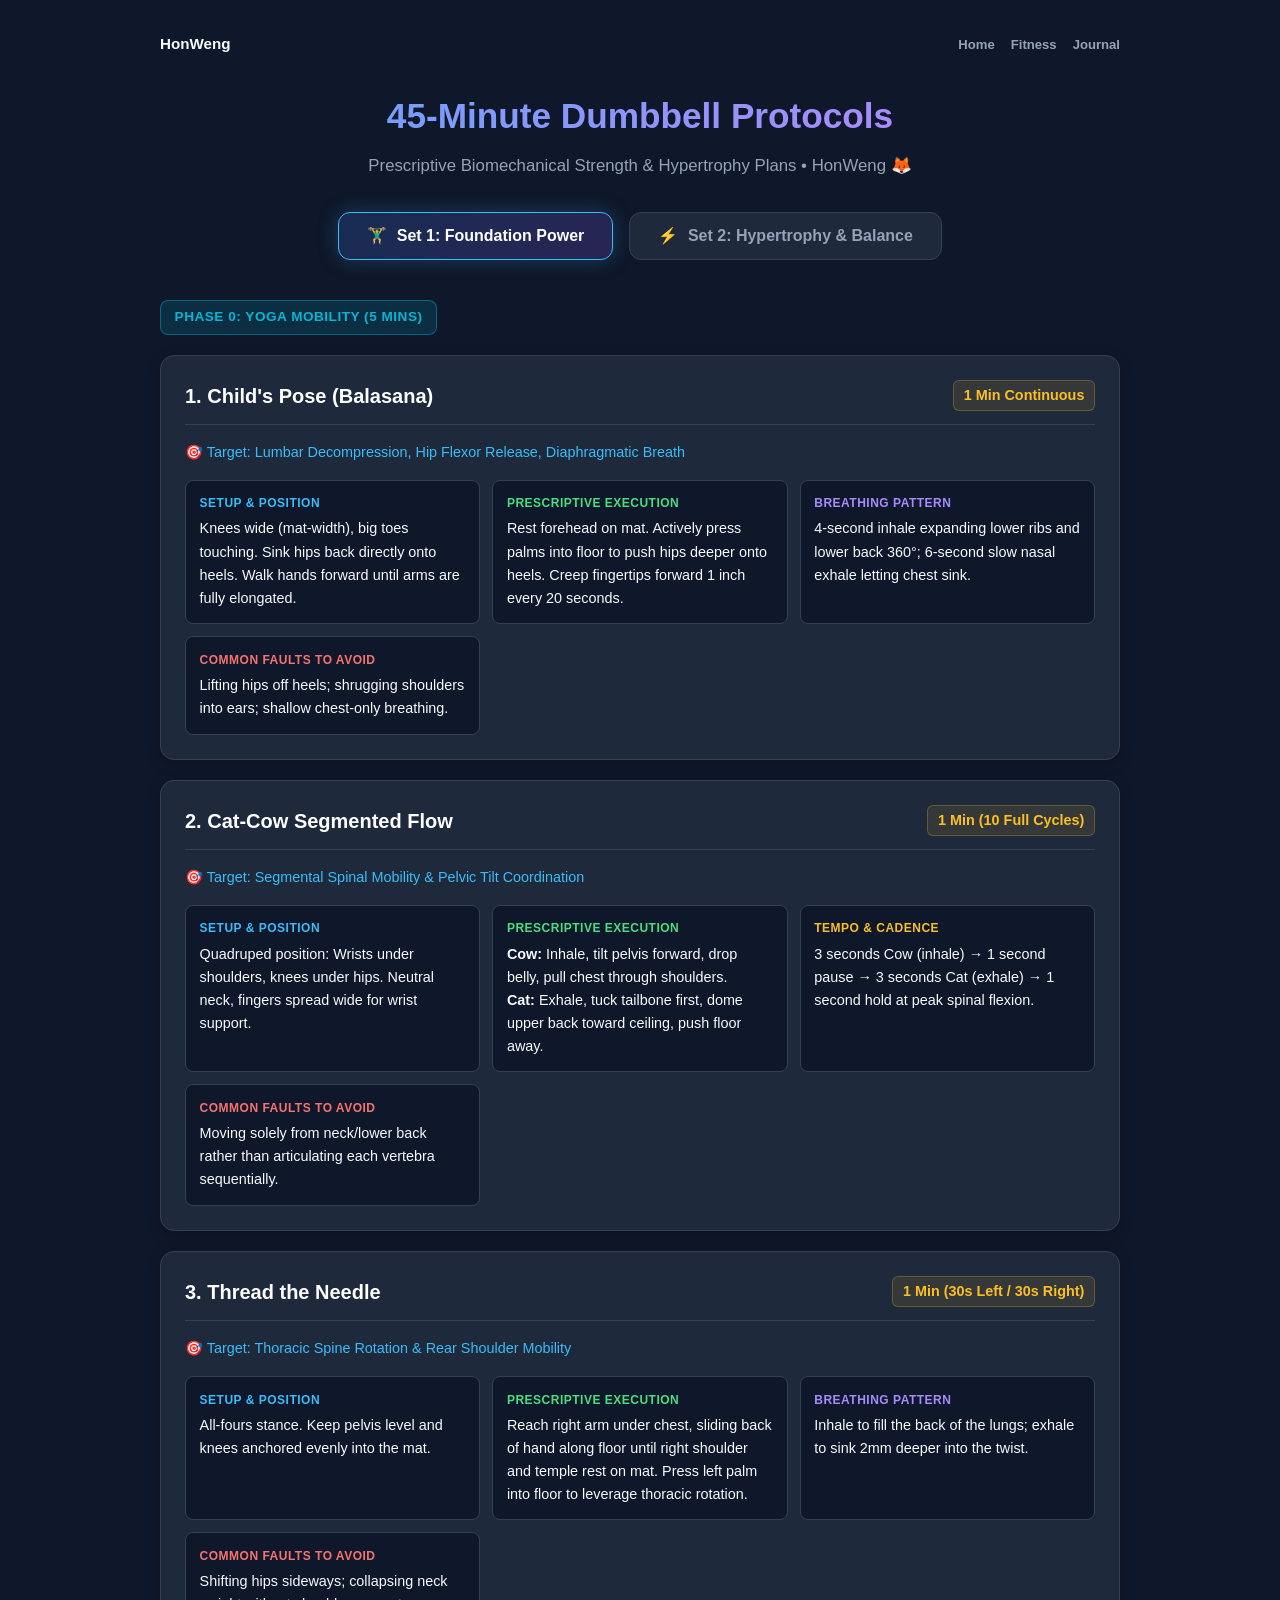
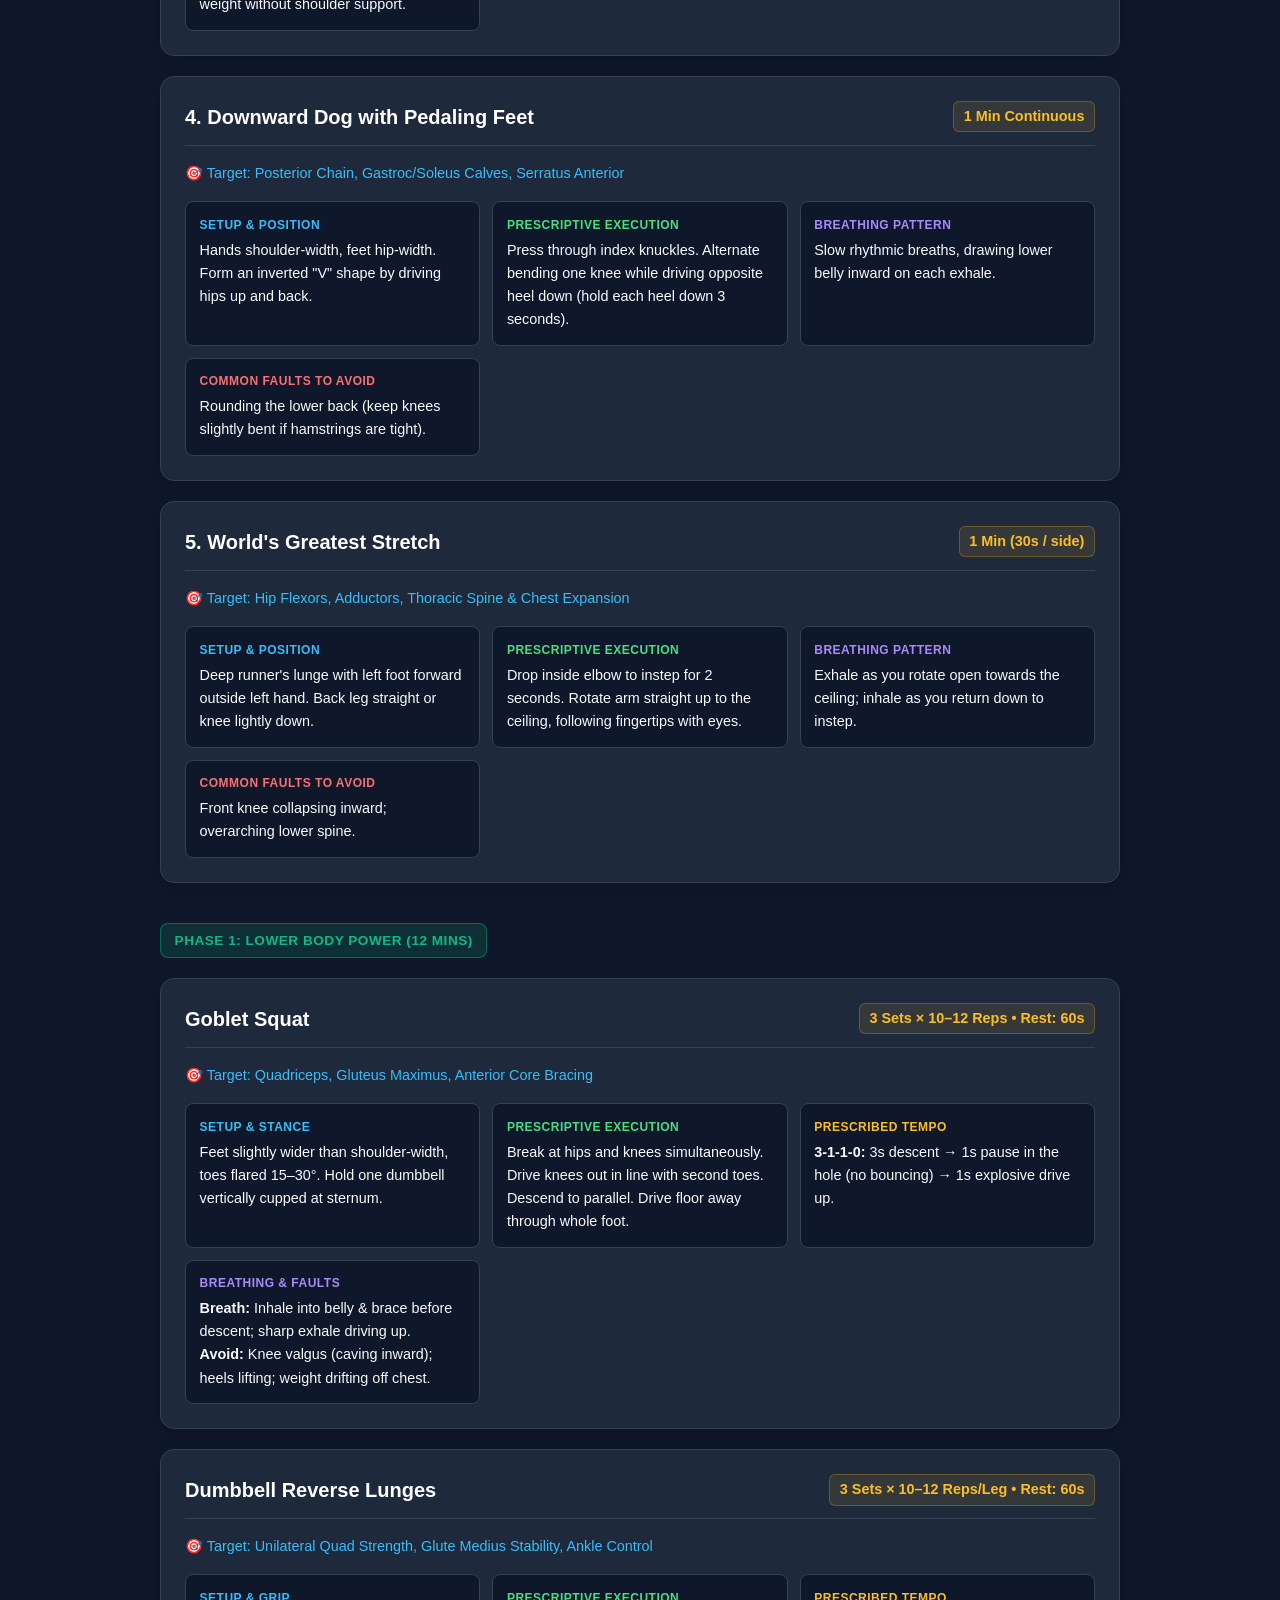
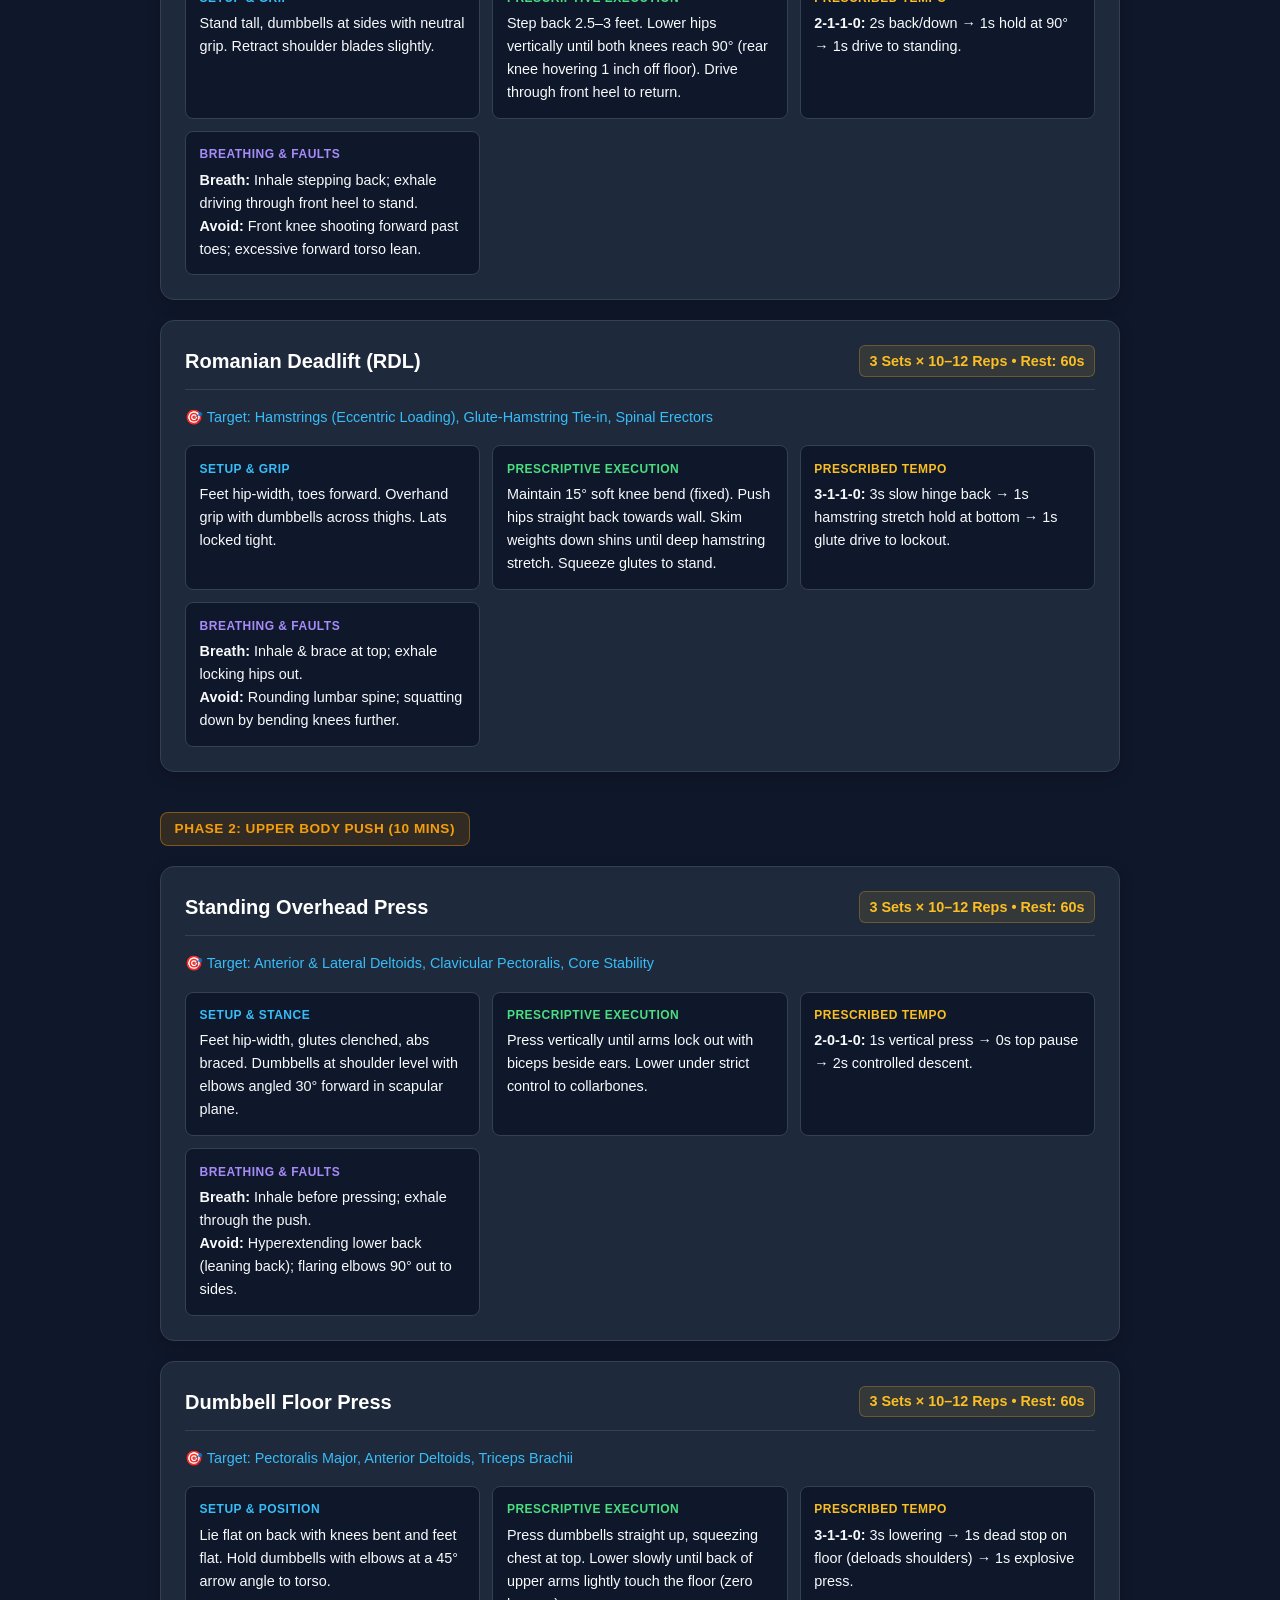
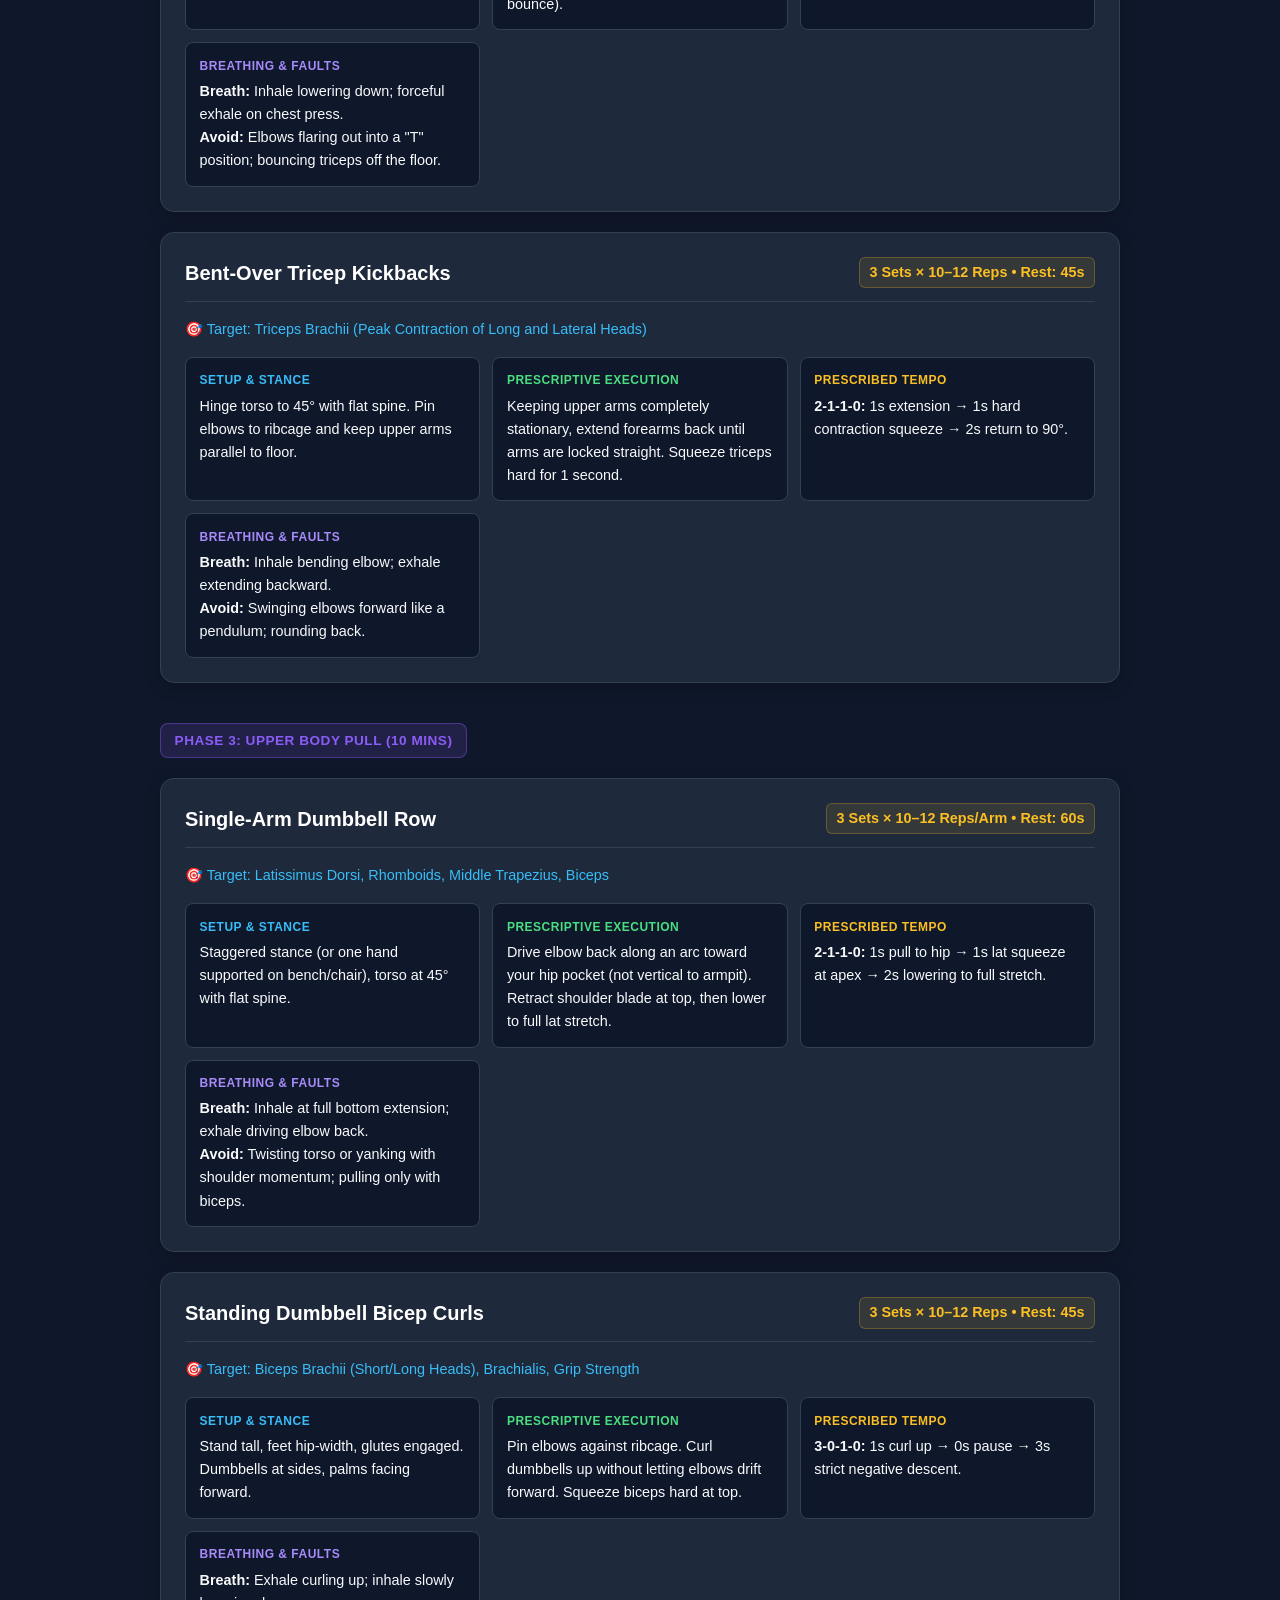
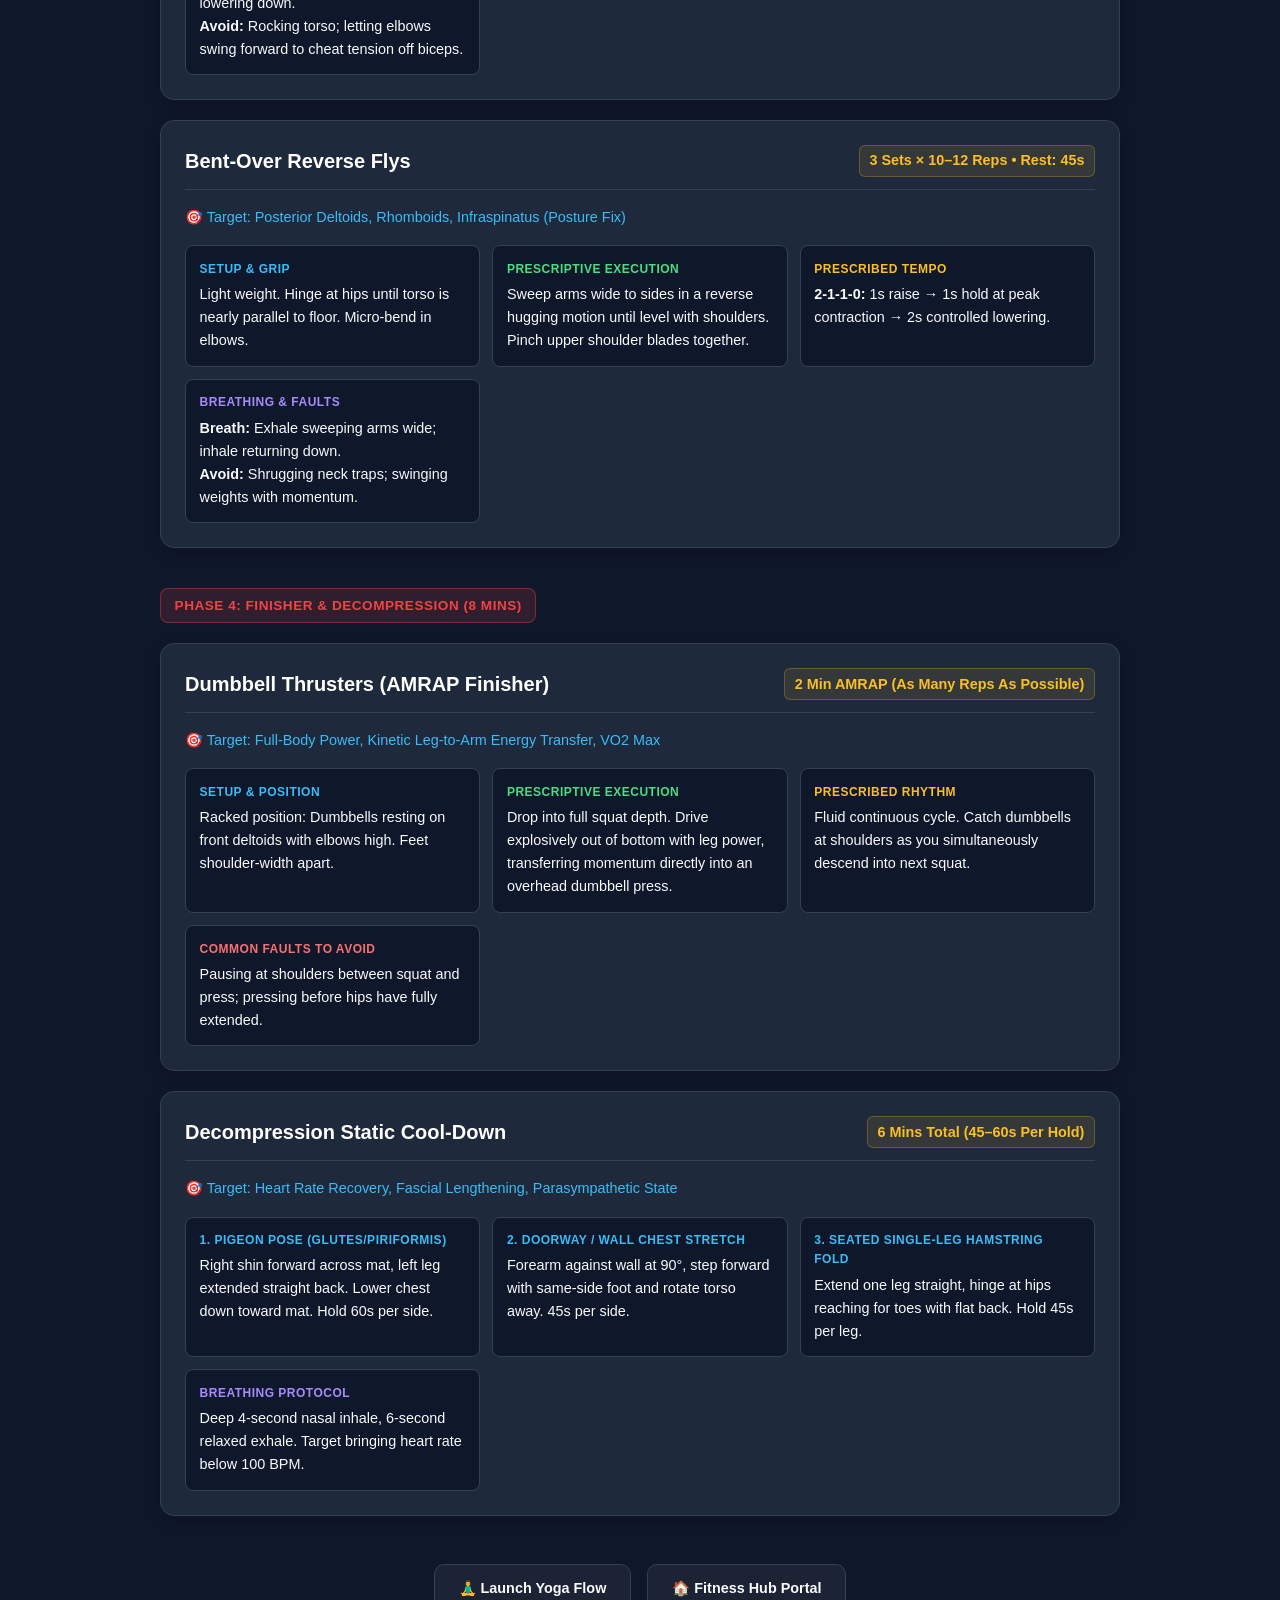
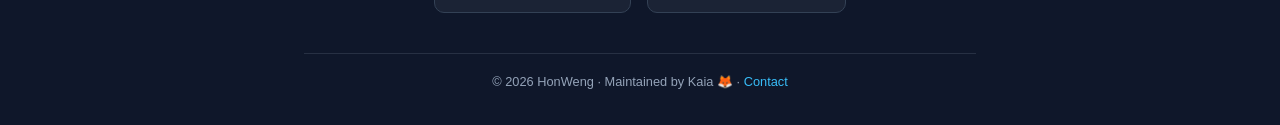
<file: workout/index.html>
<!DOCTYPE html>
<html lang="en">
<head>
    <meta charset="UTF-8">
    <meta name="viewport" content="width=device-width, initial-scale=1.0">
    <title>45-Min Dumbbell Workout Protocols • Fitness Hub</title>
    <link rel="stylesheet" href="../brand.css">
    <style>
        :root {
            --primary: #3b82f6;
            --bg: #0f172a;
            --card-bg: #1e293b;
            --subcard-bg: #0f172a;
            --text-main: #f8fafc;
            --text-muted: #94a3b8;
            --border: #334155;
            --accent-warmup: #06b6d4;
            --accent-lower: #10b981;
            --accent-push: #f59e0b;
            --accent-pull: #8b5cf6;
            --accent-finish: #ef4444;
            --cue-setup: #38bdf8;
            --cue-tempo: #fbbf24;
            --cue-breath: #a78bfa;
            --cue-fault: #f87171;
        }

        * { box-sizing: border-box; }

        body {
            font-family: -apple-system, BlinkMacSystemFont, 'Segoe UI', Roboto, Helvetica, Arial, sans-serif;
            background: var(--bg);
            color: var(--text-main);
            margin: 0;
            padding: 2rem 1rem;
            line-height: 1.6;
        }

        .container {
            max-width: 960px;
            margin: 0 auto;
        }

        header {
            text-align: center;
            margin-bottom: 2rem;
        }

        header h1 {
            font-size: 2.2rem;
            margin: 0 0 0.5rem 0;
            background: linear-gradient(135deg, #60a5fa, #c084fc);
            -webkit-background-clip: text;
            -webkit-text-fill-color: transparent;
        }

        header p {
            color: var(--text-muted);
            margin: 0;
            font-size: 1.05rem;
        }

        /* Toggle Navigation */
        .set-switcher {
            display: flex;
            justify-content: center;
            gap: 1rem;
            margin: 2rem 0;
            flex-wrap: wrap;
        }

        .switch-btn {
            background: var(--card-bg);
            border: 1px solid var(--border);
            color: var(--text-muted);
            padding: 0.85rem 1.75rem;
            border-radius: 12px;
            font-size: 1rem;
            font-weight: 700;
            cursor: pointer;
            transition: all 0.25s ease;
            display: flex;
            align-items: center;
            gap: 0.6rem;
        }

        .switch-btn:hover {
            border-color: var(--primary);
            color: #ffffff;
            transform: translateY(-2px);
        }

        .switch-btn.active {
            background: linear-gradient(135deg, rgba(59, 130, 246, 0.2), rgba(139, 92, 246, 0.2));
            border-color: #38bdf8;
            color: #ffffff;
            box-shadow: 0 0 20px rgba(56, 189, 248, 0.25);
        }

        .section-header {
            display: flex;
            align-items: center;
            gap: 1rem;
            margin: 2.5rem 0 1.25rem 0;
        }

        .phase-badge {
            display: inline-block;
            padding: 0.35rem 0.85rem;
            border-radius: 8px;
            font-size: 0.85rem;
            font-weight: 700;
            text-transform: uppercase;
            letter-spacing: 0.5px;
        }

        .phase-0 { background: rgba(6, 182, 212, 0.15); color: var(--accent-warmup); border: 1px solid rgba(6, 182, 212, 0.4); }
        .phase-1 { background: rgba(16, 185, 129, 0.15); color: var(--accent-lower); border: 1px solid rgba(16, 185, 129, 0.4); }
        .phase-2 { background: rgba(245, 158, 11, 0.15); color: var(--accent-push); border: 1px solid rgba(245, 158, 11, 0.4); }
        .phase-3 { background: rgba(139, 92, 246, 0.15); color: var(--accent-pull); border: 1px solid rgba(139, 92, 246, 0.4); }
        .phase-4 { background: rgba(239, 68, 68, 0.15); color: var(--accent-finish); border: 1px solid rgba(239, 68, 68, 0.4); }

        .exercise-card {
            background: var(--card-bg);
            border-radius: 14px;
            border: 1px solid var(--border);
            padding: 1.5rem;
            margin-bottom: 1.25rem;
            box-shadow: 0 4px 15px rgba(0,0,0,0.2);
        }

        .card-top {
            display: flex;
            justify-content: space-between;
            align-items: flex-start;
            flex-wrap: wrap;
            gap: 0.5rem;
            border-bottom: 1px solid var(--border);
            padding-bottom: 0.75rem;
            margin-bottom: 1rem;
        }

        .exercise-title {
            font-size: 1.25rem;
            font-weight: 700;
            color: #ffffff;
            margin: 0;
        }

        .prescription {
            font-weight: 700;
            color: var(--cue-tempo);
            background: rgba(251, 191, 36, 0.1);
            padding: 0.2rem 0.6rem;
            border-radius: 6px;
            border: 1px solid rgba(251, 191, 36, 0.25);
            font-size: 0.9rem;
        }

        .target-bar {
            color: #38bdf8;
            font-size: 0.9rem;
            margin-bottom: 1rem;
            font-weight: 500;
        }

        .grid-cues {
            display: grid;
            grid-template-columns: repeat(auto-fit, minmax(280px, 1fr));
            gap: 0.75rem;
        }

        .cue-box {
            background: var(--subcard-bg);
            border: 1px solid var(--border);
            border-radius: 8px;
            padding: 0.85rem;
            font-size: 0.9rem;
        }

        .cue-label {
            font-weight: 700;
            font-size: 0.75rem;
            text-transform: uppercase;
            letter-spacing: 0.5px;
            margin-bottom: 0.25rem;
            display: block;
        }

        .label-setup { color: var(--cue-setup); }
        .label-execution { color: #4ade80; }
        .label-tempo { color: var(--cue-tempo); }
        .label-breath { color: var(--cue-breath); }
        .label-faults { color: var(--cue-fault); }

        .nav-links {
            display: flex;
            justify-content: center;
            gap: 1rem;
            margin-top: 3rem;
        }

        .nav-btn {
            display: inline-flex;
            align-items: center;
            gap: 0.5rem;
            padding: 0.75rem 1.5rem;
            background: rgba(255, 255, 255, 0.05);
            color: var(--text-main);
            text-decoration: none;
            border-radius: 10px;
            font-weight: 600;
            font-size: 0.9rem;
            border: 1px solid var(--border);
            transition: all 0.2s ease;
        }

        .nav-btn:hover {
            background: rgba(255, 255, 255, 0.1);
            border-color: rgba(255, 255, 255, 0.25);
            transform: translateY(-2px);
        }

        footer {
            max-width: 42rem;
            margin: 2.5rem auto 0;
            padding: 1rem 0.75rem 0;
            border-top: 1px solid var(--border);
            text-align: center;
            color: var(--text-muted);
            font-size: 0.85rem;
            line-height: 1.8;
        }
        footer a { color: #38bdf8; text-decoration: none; }

        /* View Switching Logic */
        .workout-view { display: none; }
        .workout-view.active { display: block; animation: fadeIn 0.3s ease-in-out; }

        @keyframes fadeIn {
            from { opacity: 0; transform: translateY(6px); }
            to { opacity: 1; transform: translateY(0); }
        }
    </style>
</head>
<body>
    <div class="container">
        <nav class="brand-nav" aria-label="Primary navigation">
            <a class="brand-mark" href="https://www.honweng.com">HonWeng</a>
            <div class="brand-links"><a href="https://www.honweng.com">Home</a><a href="../">Fitness</a><a href="https://journal.honweng.com">Journal</a></div>
        </nav>
        <header>
            <h1>45-Minute Dumbbell Protocols</h1>
            <p>Prescriptive Biomechanical Strength & Hypertrophy Plans • HonWeng 🦊</p>
        </header>

        <!-- Workout Switcher Tabs -->
        <div class="set-switcher">
            <button class="switch-btn active" id="btn-set1" onclick="switchWorkout('set1')">
                <span>🏋️‍♂️</span> Set 1: Foundation Power
            </button>
            <button class="switch-btn" id="btn-set2" onclick="switchWorkout('set2')">
                <span>⚡</span> Set 2: Hypertrophy & Balance
            </button>
        </div>

        <!-- ================= WORKOUT SET 1 ================= -->
        <div id="view-set1" class="workout-view active">
            <!-- Phase 0: Warm-up -->
            <div class="section-header">
                <span class="phase-badge phase-0">Phase 0: Yoga Mobility (5 Mins)</span>
            </div>

            <div class="exercise-card">
                <div class="card-top">
                    <h3 class="exercise-title">1. Child's Pose (Balasana)</h3>
                    <span class="prescription">1 Min Continuous</span>
                </div>
                <div class="target-bar">🎯 Target: Lumbar Decompression, Hip Flexor Release, Diaphragmatic Breath</div>
                <div class="grid-cues">
                    <div class="cue-box">
                        <span class="cue-label label-setup">Setup & Position</span>
                        Knees wide (mat-width), big toes touching. Sink hips back directly onto heels. Walk hands forward until arms are fully elongated.
                    </div>
                    <div class="cue-box">
                        <span class="cue-label label-execution">Prescriptive Execution</span>
                        Rest forehead on mat. Actively press palms into floor to push hips deeper onto heels. Creep fingertips forward 1 inch every 20 seconds.
                    </div>
                    <div class="cue-box">
                        <span class="cue-label label-breath">Breathing Pattern</span>
                        4-second inhale expanding lower ribs and lower back 360°; 6-second slow nasal exhale letting chest sink.
                    </div>
                    <div class="cue-box">
                        <span class="cue-label label-faults">Common Faults to Avoid</span>
                        Lifting hips off heels; shrugging shoulders into ears; shallow chest-only breathing.
                    </div>
                </div>
            </div>

            <div class="exercise-card">
                <div class="card-top">
                    <h3 class="exercise-title">2. Cat-Cow Segmented Flow</h3>
                    <span class="prescription">1 Min (10 Full Cycles)</span>
                </div>
                <div class="target-bar">🎯 Target: Segmental Spinal Mobility & Pelvic Tilt Coordination</div>
                <div class="grid-cues">
                    <div class="cue-box">
                        <span class="cue-label label-setup">Setup & Position</span>
                        Quadruped position: Wrists under shoulders, knees under hips. Neutral neck, fingers spread wide for wrist support.
                    </div>
                    <div class="cue-box">
                        <span class="cue-label label-execution">Prescriptive Execution</span>
                        <strong>Cow:</strong> Inhale, tilt pelvis forward, drop belly, pull chest through shoulders.<br>
                        <strong>Cat:</strong> Exhale, tuck tailbone first, dome upper back toward ceiling, push floor away.
                    </div>
                    <div class="cue-box">
                        <span class="cue-label label-tempo">Tempo & Cadence</span>
                        3 seconds Cow (inhale) → 1 second pause → 3 seconds Cat (exhale) → 1 second hold at peak spinal flexion.
                    </div>
                    <div class="cue-box">
                        <span class="cue-label label-faults">Common Faults to Avoid</span>
                        Moving solely from neck/lower back rather than articulating each vertebra sequentially.
                    </div>
                </div>
            </div>

            <div class="exercise-card">
                <div class="card-top">
                    <h3 class="exercise-title">3. Thread the Needle</h3>
                    <span class="prescription">1 Min (30s Left / 30s Right)</span>
                </div>
                <div class="target-bar">🎯 Target: Thoracic Spine Rotation & Rear Shoulder Mobility</div>
                <div class="grid-cues">
                    <div class="cue-box">
                        <span class="cue-label label-setup">Setup & Position</span>
                        All-fours stance. Keep pelvis level and knees anchored evenly into the mat.
                    </div>
                    <div class="cue-box">
                        <span class="cue-label label-execution">Prescriptive Execution</span>
                        Reach right arm under chest, sliding back of hand along floor until right shoulder and temple rest on mat. Press left palm into floor to leverage thoracic rotation.
                    </div>
                    <div class="cue-box">
                        <span class="cue-label label-breath">Breathing Pattern</span>
                        Inhale to fill the back of the lungs; exhale to sink 2mm deeper into the twist.
                    </div>
                    <div class="cue-box">
                        <span class="cue-label label-faults">Common Faults to Avoid</span>
                        Shifting hips sideways; collapsing neck weight without shoulder support.
                    </div>
                </div>
            </div>

            <div class="exercise-card">
                <div class="card-top">
                    <h3 class="exercise-title">4. Downward Dog with Pedaling Feet</h3>
                    <span class="prescription">1 Min Continuous</span>
                </div>
                <div class="target-bar">🎯 Target: Posterior Chain, Gastroc/Soleus Calves, Serratus Anterior</div>
                <div class="grid-cues">
                    <div class="cue-box">
                        <span class="cue-label label-setup">Setup & Position</span>
                        Hands shoulder-width, feet hip-width. Form an inverted "V" shape by driving hips up and back.
                    </div>
                    <div class="cue-box">
                        <span class="cue-label label-execution">Prescriptive Execution</span>
                        Press through index knuckles. Alternate bending one knee while driving opposite heel down (hold each heel down 3 seconds).
                    </div>
                    <div class="cue-box">
                        <span class="cue-label label-breath">Breathing Pattern</span>
                        Slow rhythmic breaths, drawing lower belly inward on each exhale.
                    </div>
                    <div class="cue-box">
                        <span class="cue-label label-faults">Common Faults to Avoid</span>
                        Rounding the lower back (keep knees slightly bent if hamstrings are tight).
                    </div>
                </div>
            </div>

            <div class="exercise-card">
                <div class="card-top">
                    <h3 class="exercise-title">5. World's Greatest Stretch</h3>
                    <span class="prescription">1 Min (30s / side)</span>
                </div>
                <div class="target-bar">🎯 Target: Hip Flexors, Adductors, Thoracic Spine & Chest Expansion</div>
                <div class="grid-cues">
                    <div class="cue-box">
                        <span class="cue-label label-setup">Setup & Position</span>
                        Deep runner's lunge with left foot forward outside left hand. Back leg straight or knee lightly down.
                    </div>
                    <div class="cue-box">
                        <span class="cue-label label-execution">Prescriptive Execution</span>
                        Drop inside elbow to instep for 2 seconds. Rotate arm straight up to the ceiling, following fingertips with eyes.
                    </div>
                    <div class="cue-box">
                        <span class="cue-label label-breath">Breathing Pattern</span>
                        Exhale as you rotate open towards the ceiling; inhale as you return down to instep.
                    </div>
                    <div class="cue-box">
                        <span class="cue-label label-faults">Common Faults to Avoid</span>
                        Front knee collapsing inward; overarching lower spine.
                    </div>
                </div>
            </div>

            <!-- Phase 1: Lower Body -->
            <div class="section-header">
                <span class="phase-badge phase-1">Phase 1: Lower Body Power (12 Mins)</span>
            </div>

            <div class="exercise-card">
                <div class="card-top">
                    <h3 class="exercise-title">Goblet Squat</h3>
                    <span class="prescription">3 Sets × 10–12 Reps • Rest: 60s</span>
                </div>
                <div class="target-bar">🎯 Target: Quadriceps, Gluteus Maximus, Anterior Core Bracing</div>
                <div class="grid-cues">
                    <div class="cue-box">
                        <span class="cue-label label-setup">Setup & Stance</span>
                        Feet slightly wider than shoulder-width, toes flared 15–30°. Hold one dumbbell vertically cupped at sternum.
                    </div>
                    <div class="cue-box">
                        <span class="cue-label label-execution">Prescriptive Execution</span>
                        Break at hips and knees simultaneously. Drive knees out in line with second toes. Descend to parallel. Drive floor away through whole foot.
                    </div>
                    <div class="cue-box">
                        <span class="cue-label label-tempo">Prescribed Tempo</span>
                        <strong>3-1-1-0:</strong> 3s descent → 1s pause in the hole (no bouncing) → 1s explosive drive up.
                    </div>
                    <div class="cue-box">
                        <span class="cue-label label-breath">Breathing & Faults</span>
                        <strong>Breath:</strong> Inhale into belly & brace before descent; sharp exhale driving up.<br>
                        <strong>Avoid:</strong> Knee valgus (caving inward); heels lifting; weight drifting off chest.
                    </div>
                </div>
            </div>

            <div class="exercise-card">
                <div class="card-top">
                    <h3 class="exercise-title">Dumbbell Reverse Lunges</h3>
                    <span class="prescription">3 Sets × 10–12 Reps/Leg • Rest: 60s</span>
                </div>
                <div class="target-bar">🎯 Target: Unilateral Quad Strength, Glute Medius Stability, Ankle Control</div>
                <div class="grid-cues">
                    <div class="cue-box">
                        <span class="cue-label label-setup">Setup & Grip</span>
                        Stand tall, dumbbells at sides with neutral grip. Retract shoulder blades slightly.
                    </div>
                    <div class="cue-box">
                        <span class="cue-label label-execution">Prescriptive Execution</span>
                        Step back 2.5–3 feet. Lower hips vertically until both knees reach 90° (rear knee hovering 1 inch off floor). Drive through front heel to return.
                    </div>
                    <div class="cue-box">
                        <span class="cue-label label-tempo">Prescribed Tempo</span>
                        <strong>2-1-1-0:</strong> 2s back/down → 1s hold at 90° → 1s drive to standing.
                    </div>
                    <div class="cue-box">
                        <span class="cue-label label-breath">Breathing & Faults</span>
                        <strong>Breath:</strong> Inhale stepping back; exhale driving through front heel to stand.<br>
                        <strong>Avoid:</strong> Front knee shooting forward past toes; excessive forward torso lean.
                    </div>
                </div>
            </div>

            <div class="exercise-card">
                <div class="card-top">
                    <h3 class="exercise-title">Romanian Deadlift (RDL)</h3>
                    <span class="prescription">3 Sets × 10–12 Reps • Rest: 60s</span>
                </div>
                <div class="target-bar">🎯 Target: Hamstrings (Eccentric Loading), Glute-Hamstring Tie-in, Spinal Erectors</div>
                <div class="grid-cues">
                    <div class="cue-box">
                        <span class="cue-label label-setup">Setup & Grip</span>
                        Feet hip-width, toes forward. Overhand grip with dumbbells across thighs. Lats locked tight.
                    </div>
                    <div class="cue-box">
                        <span class="cue-label label-execution">Prescriptive Execution</span>
                        Maintain 15° soft knee bend (fixed). Push hips straight back towards wall. Skim weights down shins until deep hamstring stretch. Squeeze glutes to stand.
                    </div>
                    <div class="cue-box">
                        <span class="cue-label label-tempo">Prescribed Tempo</span>
                        <strong>3-1-1-0:</strong> 3s slow hinge back → 1s hamstring stretch hold at bottom → 1s glute drive to lockout.
                    </div>
                    <div class="cue-box">
                        <span class="cue-label label-breath">Breathing & Faults</span>
                        <strong>Breath:</strong> Inhale & brace at top; exhale locking hips out.<br>
                        <strong>Avoid:</strong> Rounding lumbar spine; squatting down by bending knees further.
                    </div>
                </div>
            </div>

            <!-- Phase 2: Upper Push -->
            <div class="section-header">
                <span class="phase-badge phase-2">Phase 2: Upper Body Push (10 Mins)</span>
            </div>

            <div class="exercise-card">
                <div class="card-top">
                    <h3 class="exercise-title">Standing Overhead Press</h3>
                    <span class="prescription">3 Sets × 10–12 Reps • Rest: 60s</span>
                </div>
                <div class="target-bar">🎯 Target: Anterior & Lateral Deltoids, Clavicular Pectoralis, Core Stability</div>
                <div class="grid-cues">
                    <div class="cue-box">
                        <span class="cue-label label-setup">Setup & Stance</span>
                        Feet hip-width, glutes clenched, abs braced. Dumbbells at shoulder level with elbows angled 30° forward in scapular plane.
                    </div>
                    <div class="cue-box">
                        <span class="cue-label label-execution">Prescriptive Execution</span>
                        Press vertically until arms lock out with biceps beside ears. Lower under strict control to collarbones.
                    </div>
                    <div class="cue-box">
                        <span class="cue-label label-tempo">Prescribed Tempo</span>
                        <strong>2-0-1-0:</strong> 1s vertical press → 0s top pause → 2s controlled descent.
                    </div>
                    <div class="cue-box">
                        <span class="cue-label label-breath">Breathing & Faults</span>
                        <strong>Breath:</strong> Inhale before pressing; exhale through the push.<br>
                        <strong>Avoid:</strong> Hyperextending lower back (leaning back); flaring elbows 90° out to sides.
                    </div>
                </div>
            </div>

            <div class="exercise-card">
                <div class="card-top">
                    <h3 class="exercise-title">Dumbbell Floor Press</h3>
                    <span class="prescription">3 Sets × 10–12 Reps • Rest: 60s</span>
                </div>
                <div class="target-bar">🎯 Target: Pectoralis Major, Anterior Deltoids, Triceps Brachii</div>
                <div class="grid-cues">
                    <div class="cue-box">
                        <span class="cue-label label-setup">Setup & Position</span>
                        Lie flat on back with knees bent and feet flat. Hold dumbbells with elbows at a 45° arrow angle to torso.
                    </div>
                    <div class="cue-box">
                        <span class="cue-label label-execution">Prescriptive Execution</span>
                        Press dumbbells straight up, squeezing chest at top. Lower slowly until back of upper arms lightly touch the floor (zero bounce).
                    </div>
                    <div class="cue-box">
                        <span class="cue-label label-tempo">Prescribed Tempo</span>
                        <strong>3-1-1-0:</strong> 3s lowering → 1s dead stop on floor (deloads shoulders) → 1s explosive press.
                    </div>
                    <div class="cue-box">
                        <span class="cue-label label-breath">Breathing & Faults</span>
                        <strong>Breath:</strong> Inhale lowering down; forceful exhale on chest press.<br>
                        <strong>Avoid:</strong> Elbows flaring out into a "T" position; bouncing triceps off the floor.
                    </div>
                </div>
            </div>

            <div class="exercise-card">
                <div class="card-top">
                    <h3 class="exercise-title">Bent-Over Tricep Kickbacks</h3>
                    <span class="prescription">3 Sets × 10–12 Reps • Rest: 45s</span>
                </div>
                <div class="target-bar">🎯 Target: Triceps Brachii (Peak Contraction of Long and Lateral Heads)</div>
                <div class="grid-cues">
                    <div class="cue-box">
                        <span class="cue-label label-setup">Setup & Stance</span>
                        Hinge torso to 45° with flat spine. Pin elbows to ribcage and keep upper arms parallel to floor.
                    </div>
                    <div class="cue-box">
                        <span class="cue-label label-execution">Prescriptive Execution</span>
                        Keeping upper arms completely stationary, extend forearms back until arms are locked straight. Squeeze triceps hard for 1 second.
                    </div>
                    <div class="cue-box">
                        <span class="cue-label label-tempo">Prescribed Tempo</span>
                        <strong>2-1-1-0:</strong> 1s extension → 1s hard contraction squeeze → 2s return to 90°.
                    </div>
                    <div class="cue-box">
                        <span class="cue-label label-breath">Breathing & Faults</span>
                        <strong>Breath:</strong> Inhale bending elbow; exhale extending backward.<br>
                        <strong>Avoid:</strong> Swinging elbows forward like a pendulum; rounding back.
                    </div>
                </div>
            </div>

            <!-- Phase 3: Upper Pull -->
            <div class="section-header">
                <span class="phase-badge phase-3">Phase 3: Upper Body Pull (10 Mins)</span>
            </div>

            <div class="exercise-card">
                <div class="card-top">
                    <h3 class="exercise-title">Single-Arm Dumbbell Row</h3>
                    <span class="prescription">3 Sets × 10–12 Reps/Arm • Rest: 60s</span>
                </div>
                <div class="target-bar">🎯 Target: Latissimus Dorsi, Rhomboids, Middle Trapezius, Biceps</div>
                <div class="grid-cues">
                    <div class="cue-box">
                        <span class="cue-label label-setup">Setup & Stance</span>
                        Staggered stance (or one hand supported on bench/chair), torso at 45° with flat spine.
                    </div>
                    <div class="cue-box">
                        <span class="cue-label label-execution">Prescriptive Execution</span>
                        Drive elbow back along an arc toward your hip pocket (not vertical to armpit). Retract shoulder blade at top, then lower to full lat stretch.
                    </div>
                    <div class="cue-box">
                        <span class="cue-label label-tempo">Prescribed Tempo</span>
                        <strong>2-1-1-0:</strong> 1s pull to hip → 1s lat squeeze at apex → 2s lowering to full stretch.
                    </div>
                    <div class="cue-box">
                        <span class="cue-label label-breath">Breathing & Faults</span>
                        <strong>Breath:</strong> Inhale at full bottom extension; exhale driving elbow back.<br>
                        <strong>Avoid:</strong> Twisting torso or yanking with shoulder momentum; pulling only with biceps.
                    </div>
                </div>
            </div>

            <div class="exercise-card">
                <div class="card-top">
                    <h3 class="exercise-title">Standing Dumbbell Bicep Curls</h3>
                    <span class="prescription">3 Sets × 10–12 Reps • Rest: 45s</span>
                </div>
                <div class="target-bar">🎯 Target: Biceps Brachii (Short/Long Heads), Brachialis, Grip Strength</div>
                <div class="grid-cues">
                    <div class="cue-box">
                        <span class="cue-label label-setup">Setup & Stance</span>
                        Stand tall, feet hip-width, glutes engaged. Dumbbells at sides, palms facing forward.
                    </div>
                    <div class="cue-box">
                        <span class="cue-label label-execution">Prescriptive Execution</span>
                        Pin elbows against ribcage. Curl dumbbells up without letting elbows drift forward. Squeeze biceps hard at top.
                    </div>
                    <div class="cue-box">
                        <span class="cue-label label-tempo">Prescribed Tempo</span>
                        <strong>3-0-1-0:</strong> 1s curl up → 0s pause → 3s strict negative descent.
                    </div>
                    <div class="cue-box">
                        <span class="cue-label label-breath">Breathing & Faults</span>
                        <strong>Breath:</strong> Exhale curling up; inhale slowly lowering down.<br>
                        <strong>Avoid:</strong> Rocking torso; letting elbows swing forward to cheat tension off biceps.
                    </div>
                </div>
            </div>

            <div class="exercise-card">
                <div class="card-top">
                    <h3 class="exercise-title">Bent-Over Reverse Flys</h3>
                    <span class="prescription">3 Sets × 10–12 Reps • Rest: 45s</span>
                </div>
                <div class="target-bar">🎯 Target: Posterior Deltoids, Rhomboids, Infraspinatus (Posture Fix)</div>
                <div class="grid-cues">
                    <div class="cue-box">
                        <span class="cue-label label-setup">Setup & Grip</span>
                        Light weight. Hinge at hips until torso is nearly parallel to floor. Micro-bend in elbows.
                    </div>
                    <div class="cue-box">
                        <span class="cue-label label-execution">Prescriptive Execution</span>
                        Sweep arms wide to sides in a reverse hugging motion until level with shoulders. Pinch upper shoulder blades together.
                    </div>
                    <div class="cue-box">
                        <span class="cue-label label-tempo">Prescribed Tempo</span>
                        <strong>2-1-1-0:</strong> 1s raise → 1s hold at peak contraction → 2s controlled lowering.
                    </div>
                    <div class="cue-box">
                        <span class="cue-label label-breath">Breathing & Faults</span>
                        <strong>Breath:</strong> Exhale sweeping arms wide; inhale returning down.<br>
                        <strong>Avoid:</strong> Shrugging neck traps; swinging weights with momentum.
                    </div>
                </div>
            </div>

            <!-- Phase 4: Finisher -->
            <div class="section-header">
                <span class="phase-badge phase-4">Phase 4: Finisher & Decompression (8 Mins)</span>
            </div>

            <div class="exercise-card">
                <div class="card-top">
                    <h3 class="exercise-title">Dumbbell Thrusters (AMRAP Finisher)</h3>
                    <span class="prescription">2 Min AMRAP (As Many Reps As Possible)</span>
                </div>
                <div class="target-bar">🎯 Target: Full-Body Power, Kinetic Leg-to-Arm Energy Transfer, VO2 Max</div>
                <div class="grid-cues">
                    <div class="cue-box">
                        <span class="cue-label label-setup">Setup & Position</span>
                        Racked position: Dumbbells resting on front deltoids with elbows high. Feet shoulder-width apart.
                    </div>
                    <div class="cue-box">
                        <span class="cue-label label-execution">Prescriptive Execution</span>
                        Drop into full squat depth. Drive explosively out of bottom with leg power, transferring momentum directly into an overhead dumbbell press.
                    </div>
                    <div class="cue-box">
                        <span class="cue-label label-tempo">Prescribed Rhythm</span>
                        Fluid continuous cycle. Catch dumbbells at shoulders as you simultaneously descend into next squat.
                    </div>
                    <div class="cue-box">
                        <span class="cue-label label-faults">Common Faults to Avoid</span>
                        Pausing at shoulders between squat and press; pressing before hips have fully extended.
                    </div>
                </div>
            </div>

            <div class="exercise-card">
                <div class="card-top">
                    <h3 class="exercise-title">Decompression Static Cool-Down</h3>
                    <span class="prescription">6 Mins Total (45–60s Per Hold)</span>
                </div>
                <div class="target-bar">🎯 Target: Heart Rate Recovery, Fascial Lengthening, Parasympathetic State</div>
                <div class="grid-cues">
                    <div class="cue-box">
                        <span class="cue-label label-setup">1. Pigeon Pose (Glutes/Piriformis)</span>
                        Right shin forward across mat, left leg extended straight back. Lower chest down toward mat. Hold 60s per side.
                    </div>
                    <div class="cue-box">
                        <span class="cue-label label-setup">2. Doorway / Wall Chest Stretch</span>
                        Forearm against wall at 90°, step forward with same-side foot and rotate torso away. 45s per side.
                    </div>
                    <div class="cue-box">
                        <span class="cue-label label-setup">3. Seated Single-Leg Hamstring Fold</span>
                        Extend one leg straight, hinge at hips reaching for toes with flat back. Hold 45s per leg.
                    </div>
                    <div class="cue-box">
                        <span class="cue-label label-breath">Breathing Protocol</span>
                        Deep 4-second nasal inhale, 6-second relaxed exhale. Target bringing heart rate below 100 BPM.
                    </div>
                </div>
            </div>
        </div>

        <!-- ================= WORKOUT SET 2 ================= -->
        <div id="view-set2" class="workout-view">
            <!-- Phase 0: Warm-up -->
            <div class="section-header">
                <span class="phase-badge phase-0">Phase 0: Yoga Mobility (5 Mins)</span>
            </div>

            <div class="exercise-card">
                <div class="card-top">
                    <h3 class="exercise-title">Proven Yoga Mobility Flow</h3>
                    <span class="prescription">5 Mins Continuous Flow</span>
                </div>
                <div class="target-bar">🎯 Target: Whole-Body Joint Fluidity, Hip & Thoracic Prep</div>
                <div class="grid-cues">
                    <div class="cue-box">
                        <span class="cue-label label-setup">1. Child's Pose (1 Min)</span>
                        Hips back to heels, deep lower back diaphragmatic breathing.
                    </div>
                    <div class="cue-box">
                        <span class="cue-label label-setup">2. Cat-Cow Segmented Flow (1 Min)</span>
                        Slow vertebral articulation and pelvic tilt awareness.
                    </div>
                    <div class="cue-box">
                        <span class="cue-label label-setup">3. Thread the Needle (1 Min)</span>
                        Thoracic spine twist and posterior shoulder opening (30s/side).
                    </div>
                    <div class="cue-box">
                        <span class="cue-label label-setup">4. Downward Dog + World's Greatest (2 Mins)</span>
                        Calf pedaling into deep runner's lunge rotational twists.
                    </div>
                </div>
            </div>

            <!-- Phase 1: Lower Body -->
            <div class="section-header">
                <span class="phase-badge phase-1">Phase 1: Lower Body Variations (12 Mins)</span>
            </div>

            <div class="exercise-card">
                <div class="card-top">
                    <h3 class="exercise-title">Dumbbell Sumo Squats</h3>
                    <span class="prescription">3 Sets × 10–12 Reps • Rest: 60s</span>
                </div>
                <div class="target-bar">🎯 Target: Adductor Magnus (Inner Thighs), Gluteus Maximus, Pelvic Floor</div>
                <div class="grid-cues">
                    <div class="cue-box">
                        <span class="cue-label label-setup">Setup & Stance</span>
                        Wide stance (1.5x shoulder width), toes flared out 45°. Hold one heavy dumbbell vertically hanging straight down between legs.
                    </div>
                    <div class="cue-box">
                        <span class="cue-label label-execution">Prescriptive Execution</span>
                        Push knees actively outward over toes as you lower hips straight down. Keep torso noticeably more upright than standard squats. Squeeze glutes and adductors hard at the top.
                    </div>
                    <div class="cue-box">
                        <span class="cue-label label-tempo">Prescribed Tempo</span>
                        <strong>3-1-1-0:</strong> 3s controlled descent → 1s pause in deep stretch → 1s explosive ascent.
                    </div>
                    <div class="cue-box">
                        <span class="cue-label label-breath">Breathing & Faults</span>
                        <strong>Breath:</strong> Inhale lowering down; exhale driving through heels.<br>
                        <strong>Avoid:</strong> Knees collapsing inward; leaning forward with the chest.
                    </div>
                </div>
            </div>

            <div class="exercise-card">
                <div class="card-top">
                    <h3 class="exercise-title">Goblet Squats (1.5 Rep Style)</h3>
                    <span class="prescription">3 Sets × 8–10 Reps • Rest: 60s</span>
                </div>
                <div class="target-bar">🎯 Target: Maximum Quadriceps Time-Under-Tension & Knee Stability</div>
                <div class="grid-cues">
                    <div class="cue-box">
                        <span class="cue-label label-setup">Setup & Grip</span>
                        Standard shoulder-width stance. Hold dumbbell tight against sternum with elbows pointing down.
                    </div>
                    <div class="cue-box">
                        <span class="cue-label label-execution">Prescriptive Execution</span>
                        Descend to full squat depth → come up halfway → drop back down to full depth → drive all the way to standing. That equals 1 complete repetition!
                    </div>
                    <div class="cue-box">
                        <span class="cue-label label-tempo">Prescribed Rhythm</span>
                        Continuous tension. Do not lock out or rest at the halfway bounce point.
                    </div>
                    <div class="cue-box">
                        <span class="cue-label label-breath">Breathing & Faults</span>
                        <strong>Breath:</strong> Deep inhale at top; short exhale on final lockout.<br>
                        <strong>Avoid:</strong> Using momentum on the half-rep; rounding upper back.
                    </div>
                </div>
            </div>

            <div class="exercise-card">
                <div class="card-top">
                    <h3 class="exercise-title">Romanian Deadlifts (RDL Anchor)</h3>
                    <span class="prescription">3 Sets × 10–12 Reps • Rest: 60s</span>
                </div>
                <div class="target-bar">🎯 Target: Hamstrings (Eccentric Stretch), Glute-Ham Tie-in, Lower Back</div>
                <div class="grid-cues">
                    <div class="cue-box">
                        <span class="cue-label label-setup">Setup & Grip</span>
                        Feet hip-width, dumbbells skimming front thighs. Shoulders retracted and depressed.
                    </div>
                    <div class="cue-box">
                        <span class="cue-label label-execution">Prescriptive Execution</span>
                        Hinge at hips pushing glutes backward while maintaining a fixed soft knee bend. Feel the intense hamstring stretch at mid-shin level before standing tall.
                    </div>
                    <div class="cue-box">
                        <span class="cue-label label-tempo">Prescribed Tempo</span>
                        <strong>3-1-1-0:</strong> 3s slow lowering → 1s isometric hold at bottom → 1s glute contraction up.
                    </div>
                    <div class="cue-box">
                        <span class="cue-label label-breath">Breathing & Faults</span>
                        <strong>Breath:</strong> Inhale at top; brace through hinge; exhale at standing lockout.<br>
                        <strong>Avoid:</strong> Rounding lumbar spine; letting weights drift away from legs.
                    </div>
                </div>
            </div>

            <!-- Phase 2: Upper Push -->
            <div class="section-header">
                <span class="phase-badge phase-2">Phase 2: 3D Rotational Push (10 Mins)</span>
            </div>

            <div class="exercise-card">
                <div class="card-top">
                    <h3 class="exercise-title">Seated / Standing Arnold Press</h3>
                    <span class="prescription">3 Sets × 10–12 Reps • Rest: 60s</span>
                </div>
                <div class="target-bar">🎯 Target: Complete 3D Deltoid Head Recruitment (Front, Lateral, Rear)</div>
                <div class="grid-cues">
                    <div class="cue-box">
                        <span class="cue-label label-setup">Setup & Stance</span>
                        Hold dumbbells at chin height with palms facing your chest, elbows tucked tight in front of body.
                    </div>
                    <div class="cue-box">
                        <span class="cue-label label-execution">Prescriptive Execution</span>
                        In one fluid motion, spread elbows out to sides while rotating palms forward 180° as you press vertically overhead. Reverse smoothly on the way down.
                    </div>
                    <div class="cue-box">
                        <span class="cue-label label-tempo">Prescribed Tempo</span>
                        <strong>2-1-2-0:</strong> 2s smooth rotation and press → 1s top lockout → 2s controlled return to chin.
                    </div>
                    <div class="cue-box">
                        <span class="cue-label label-breath">Breathing & Faults</span>
                        <strong>Breath:</strong> Exhale pressing and rotating up; inhale returning to chest.<br>
                        <strong>Avoid:</strong> Jerking weights; arching lower back; disconnecting the rotation from the press.
                    </div>
                </div>
            </div>

            <div class="exercise-card">
                <div class="card-top">
                    <h3 class="exercise-title">Neutral-Grip Dumbbell Floor Press</h3>
                    <span class="prescription">3 Sets × 10–12 Reps • Rest: 60s</span>
                </div>
                <div class="target-bar">🎯 Target: Triceps Brachii, Clavicular Pectoralis, Rotator Cuff Relief</div>
                <div class="grid-cues">
                    <div class="cue-box">
                        <span class="cue-label label-setup">Setup & Position</span>
                        Lie flat on mat, knees bent at 90°. Hold dumbbells with palms facing each other (neutral grip).
                    </div>
                    <div class="cue-box">
                        <span class="cue-label label-execution">Prescriptive Execution</span>
                        Tuck elbows at 45° close to ribcage. Lower until triceps gently touch floor, pause for 1s dead stop, then drive through chest and triceps to press straight up.
                    </div>
                    <div class="cue-box">
                        <span class="cue-label label-tempo">Prescribed Tempo</span>
                        <strong>3-1-1-0:</strong> 3s lowering → 1s floor pause → 1s explosive drive.
                    </div>
                    <div class="cue-box">
                        <span class="cue-label label-breath">Breathing & Faults</span>
                        <strong>Breath:</strong> Inhale on descent; sharp exhale pressing up.<br>
                        <strong>Avoid:</strong> Bouncing elbows off hard floor; flaring elbows out wide.
                    </div>
                </div>
            </div>

            <div class="exercise-card">
                <div class="card-top">
                    <h3 class="exercise-title">Overhead Dumbbell French Press</h3>
                    <span class="prescription">3 Sets × 10–12 Reps • Rest: 45s</span>
                </div>
                <div class="target-bar">🎯 Target: Long Head of Triceps (Upper Arm Mass & Overhead Stability)</div>
                <div class="grid-cues">
                    <div class="cue-box">
                        <span class="cue-label label-setup">Setup & Grip</span>
                        Stand tall (or sit). Cup both palms under the top plate of a single heavy dumbbell overhead.
                    </div>
                    <div class="cue-box">
                        <span class="cue-label label-execution">Prescriptive Execution</span>
                        Keeping upper arms locked vertically beside ears, bend elbows to lower weight behind head until deep triceps stretch, then extend forearms back to lockout.
                    </div>
                    <div class="cue-box">
                        <span class="cue-label label-tempo">Prescribed Tempo</span>
                        <strong>3-1-1-0:</strong> 3s slow descent behind head → 1s deep stretch → 1s extension.
                    </div>
                    <div class="cue-box">
                        <span class="cue-label label-breath">Breathing & Faults</span>
                        <strong>Breath:</strong> Inhale lowering behind neck; exhale pressing overhead.<br>
                        <strong>Avoid:</strong> Flaring elbows wide apart; moving upper arms back and forth.
                    </div>
                </div>
            </div>

            <!-- Phase 3: Upper Pull -->
            <div class="section-header">
                <span class="phase-badge phase-3">Phase 3: Upper Back & Grip Pull (10 Mins)</span>
            </div>

            <div class="exercise-card">
                <div class="card-top">
                    <h3 class="exercise-title">Dual Bent-Over Dumbbell Rows (Overhand Grip)</h3>
                    <span class="prescription">3 Sets × 10–12 Reps • Rest: 60s</span>
                </div>
                <div class="target-bar">🎯 Target: Upper Lats, Rhomboids, Middle Trapezius, Core Anti-Flexion</div>
                <div class="grid-cues">
                    <div class="cue-box">
                        <span class="cue-label label-setup">Setup & Stance</span>
                        Hinge forward at 45° with flat back. Hold both dumbbells with overhand (pronated) grip, knuckles facing forward.
                    </div>
                    <div class="cue-box">
                        <span class="cue-label label-execution">Prescriptive Execution</span>
                        Row both dumbbells simultaneously, pulling elbows wide and high toward lower ribcage. Squeeze shoulder blades together forcefully at the apex.
                    </div>
                    <div class="cue-box">
                        <span class="cue-label label-tempo">Prescribed Tempo</span>
                        <strong>2-1-1-0:</strong> 1s pull → 1s hard scapular squeeze → 2s lowering to full stretch.
                    </div>
                    <div class="cue-box">
                        <span class="cue-label label-breath">Breathing & Faults</span>
                        <strong>Breath:</strong> Inhale at bottom; exhale while rowing weights up.<br>
                        <strong>Avoid:</strong> Rounding lumbar spine; standing upright using momentum.
                    </div>
                </div>
            </div>

            <div class="exercise-card">
                <div class="card-top">
                    <h3 class="exercise-title">Dumbbell Neutral-Grip Hammer Curls</h3>
                    <span class="prescription">3 Sets × 10–12 Reps • Rest: 45s</span>
                </div>
                <div class="target-bar">🎯 Target: Brachialis Muscle (Pushes Bicep Peak Higher), Forearm Brachioradialis</div>
                <div class="grid-cues">
                    <div class="cue-box">
                        <span class="cue-label label-setup">Setup & Stance</span>
                        Stand tall, feet hip-width. Hold dumbbells at sides with palms facing inward towards thighs (thumbs pointing up).
                    </div>
                    <div class="cue-box">
                        <span class="cue-label label-execution">Prescriptive Execution</span>
                        Pin elbows to sides. Curl dumbbells straight up while maintaining neutral grip throughout. Squeeze hard at top without letting elbows swing forward.
                    </div>
                    <div class="cue-box">
                        <span class="cue-label label-tempo">Prescribed Tempo</span>
                        <strong>3-0-1-0:</strong> 1s curl up → 0s pause → 3s strict eccentric descent.
                    </div>
                    <div class="cue-box">
                        <span class="cue-label label-breath">Breathing & Faults</span>
                        <strong>Breath:</strong> Exhale curling up; inhale slowly lowering down.<br>
                        <strong>Avoid:</strong> Torso sway; swinging elbows forward.
                    </div>
                </div>
            </div>

            <div class="exercise-card">
                <div class="card-top">
                    <h3 class="exercise-title">Bent-Over Reverse Flys (Posture Anchor)</h3>
                    <span class="prescription">3 Sets × 10–12 Reps • Rest: 45s</span>
                </div>
                <div class="target-bar">🎯 Target: Posterior Deltoids, Rhomboids, Scapular Retractors</div>
                <div class="grid-cues">
                    <div class="cue-box">
                        <span class="cue-label label-setup">Setup & Grip</span>
                        Light dumbbells. Hinge forward at 45–60° with flat back. Micro-bend in elbows.
                    </div>
                    <div class="cue-box">
                        <span class="cue-label label-execution">Prescriptive Execution</span>
                        Sweep arms wide to sides in a reverse hugging motion until level with shoulders. Pinch upper shoulder blades together.
                    </div>
                    <div class="cue-box">
                        <span class="cue-label label-tempo">Prescribed Tempo</span>
                        <strong>2-1-1-0:</strong> 1s raise → 1s hold at peak contraction → 2s controlled lowering.
                    </div>
                    <div class="cue-box">
                        <span class="cue-label label-breath">Breathing & Faults</span>
                        <strong>Breath:</strong> Exhale sweeping arms wide; inhale returning down.<br>
                        <strong>Avoid:</strong> Shrugging neck traps; swinging weights with momentum.
                    </div>
                </div>
            </div>

            <!-- Phase 4: Finisher -->
            <div class="section-header">
                <span class="phase-badge phase-4">Phase 4: Finisher & Decompression (8 Mins)</span>
            </div>

            <div class="exercise-card">
                <div class="card-top">
                    <h3 class="exercise-title">Dumbbell Thrusters (AMRAP Finisher)</h3>
                    <span class="prescription">2 Min AMRAP (As Many Reps As Possible)</span>
                </div>
                <div class="target-bar">🎯 Target: Full-Body Power Transfer, Anaerobic Capacity, Heart Rate Spike</div>
                <div class="grid-cues">
                    <div class="cue-box">
                        <span class="cue-label label-setup">Setup & Position</span>
                        Racked position: Dumbbells on shoulders, elbows high. Feet shoulder-width apart.
                    </div>
                    <div class="cue-box">
                        <span class="cue-label label-execution">Prescriptive Execution</span>
                        Drop into full squat depth. Drive explosively out of bottom, launching dumbbells overhead in one continuous kinetic push.
                    </div>
                    <div class="cue-box">
                        <span class="cue-label label-tempo">Prescribed Rhythm</span>
                        Fluid continuous cycle. Catch dumbbells at shoulders as you simultaneously descend into next squat.
                    </div>
                    <div class="cue-box">
                        <span class="cue-label label-faults">Common Faults to Avoid</span>
                        Pausing at shoulders between squat and press; pressing before hips reach full extension.
                    </div>
                </div>
            </div>

            <div class="exercise-card">
                <div class="card-top">
                    <h3 class="exercise-title">Decompression Static Cool-Down</h3>
                    <span class="prescription">6 Mins Total (45–60s Per Hold)</span>
                </div>
                <div class="target-bar">🎯 Target: Heart Rate Recovery, Fascial Lengthening, Parasympathetic State</div>
                <div class="grid-cues">
                    <div class="cue-box">
                        <span class="cue-label label-setup">1. Pigeon Pose (Glutes/Piriformis)</span>
                        Right shin forward across mat, left leg extended straight back. Lower chest down toward mat. Hold 60s per side.
                    </div>
                    <div class="cue-box">
                        <span class="cue-label label-setup">2. Doorway / Wall Chest Stretch</span>
                        Forearm against wall at 90°, step forward with same-side foot and rotate torso away. 45s per side.
                    </div>
                    <div class="cue-box">
                        <span class="cue-label label-setup">3. Seated Single-Leg Hamstring Fold</span>
                        Extend one leg straight, hinge at hips reaching for toes with flat back. Hold 45s per leg.
                    </div>
                    <div class="cue-box">
                        <span class="cue-label label-breath">Breathing Protocol</span>
                        Deep 4-second nasal inhale, 6-second relaxed exhale. Target bringing heart rate below 100 BPM.
                    </div>
                </div>
            </div>
        </div>

        <!-- Navigation Links -->
        <div class="nav-links">
            <a href="../yoga/" class="nav-btn">🧘‍♂️ Launch Yoga Flow</a>
            <a href="../index.html" class="nav-btn">🏠 Fitness Hub Portal</a>
        </div>

        <footer class="brand-footer">© 2026 HonWeng · Maintained by Kaia 🦊 · <a href="mailto:me@honweng.com">Contact</a></footer>
    </div>

    <!-- JavaScript Interactive Switcher -->
    <script>
        function switchWorkout(set) {
            document.querySelectorAll('.switch-btn').forEach(btn => btn.classList.remove('active'));
            document.querySelectorAll('.workout-view').forEach(view => view.classList.remove('active'));

            if (set === 'set1') {
                document.getElementById('btn-set1').classList.add('active');
                document.getElementById('view-set1').classList.add('active');
            } else {
                document.getElementById('btn-set2').classList.add('active');
                document.getElementById('view-set2').classList.add('active');
            }
            window.scrollTo({ top: 0, behavior: 'smooth' });
        }
    </script>
</body>
</html>
</file>
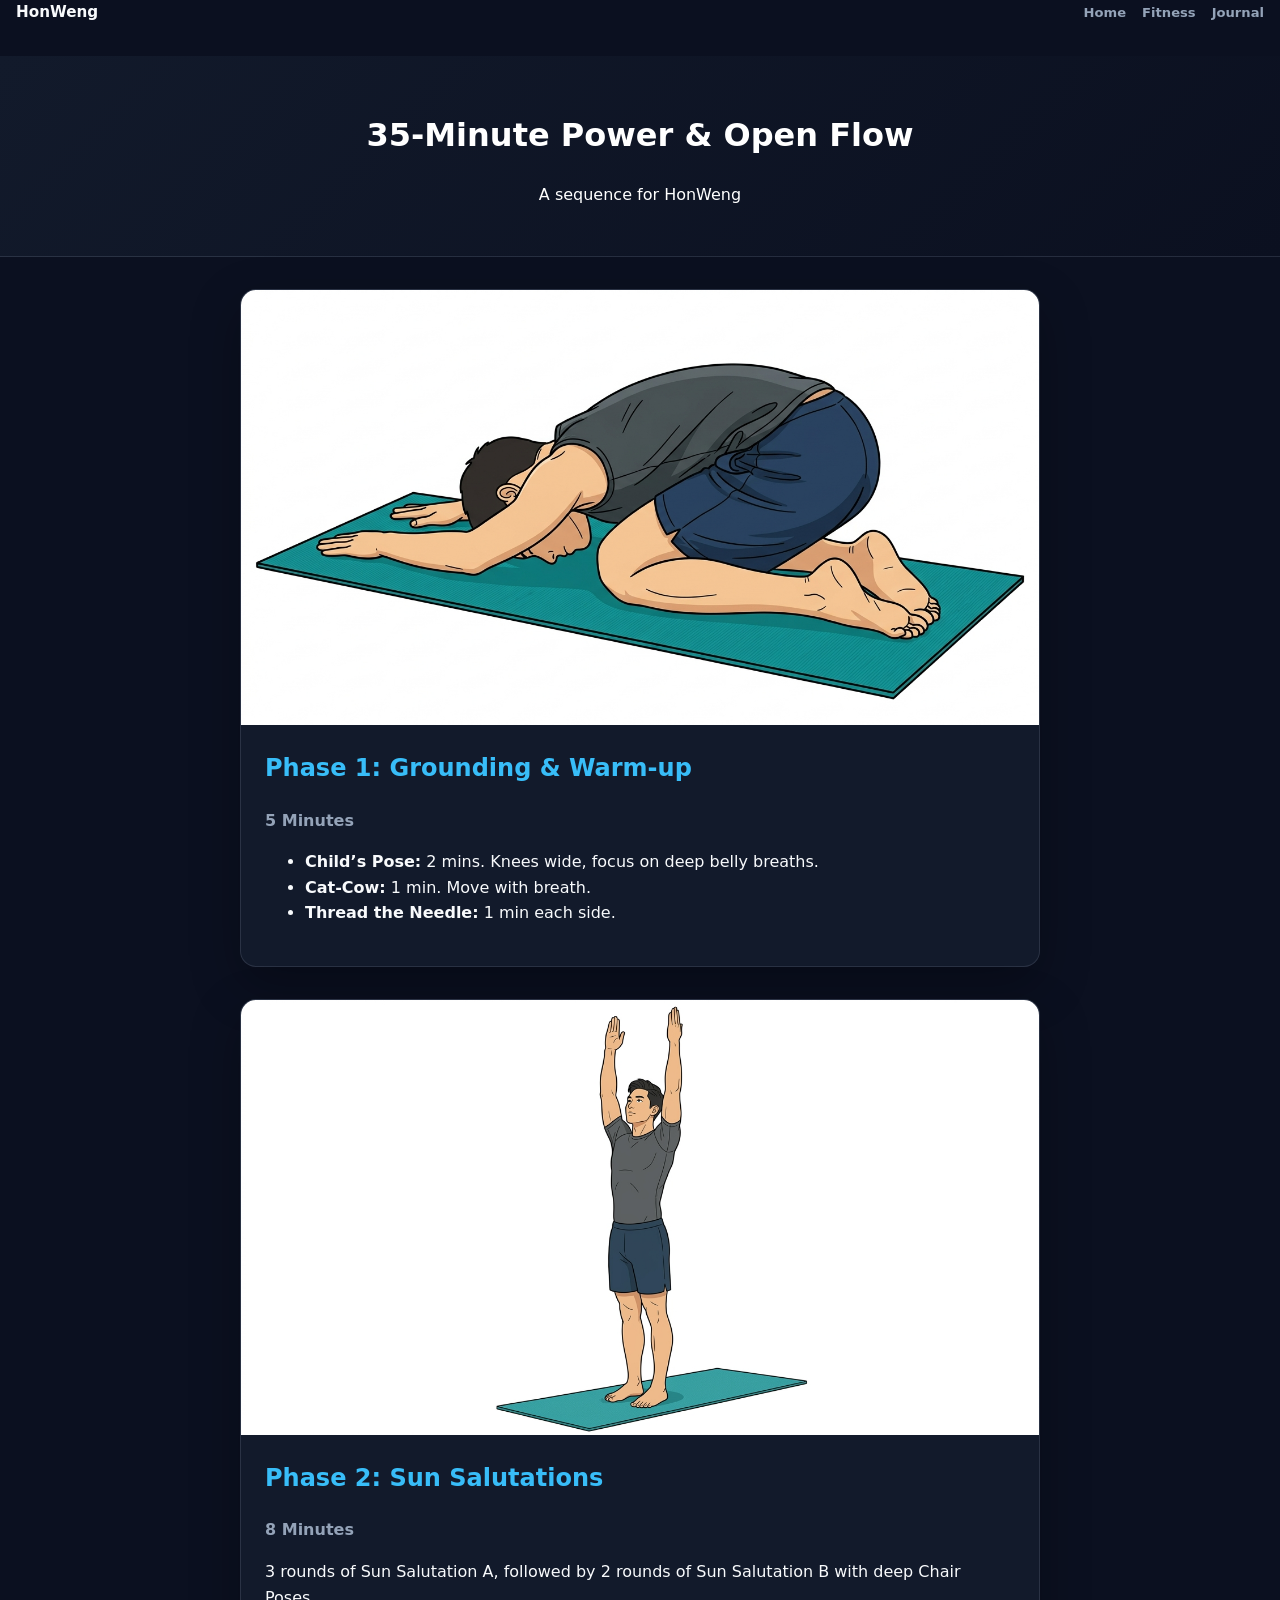
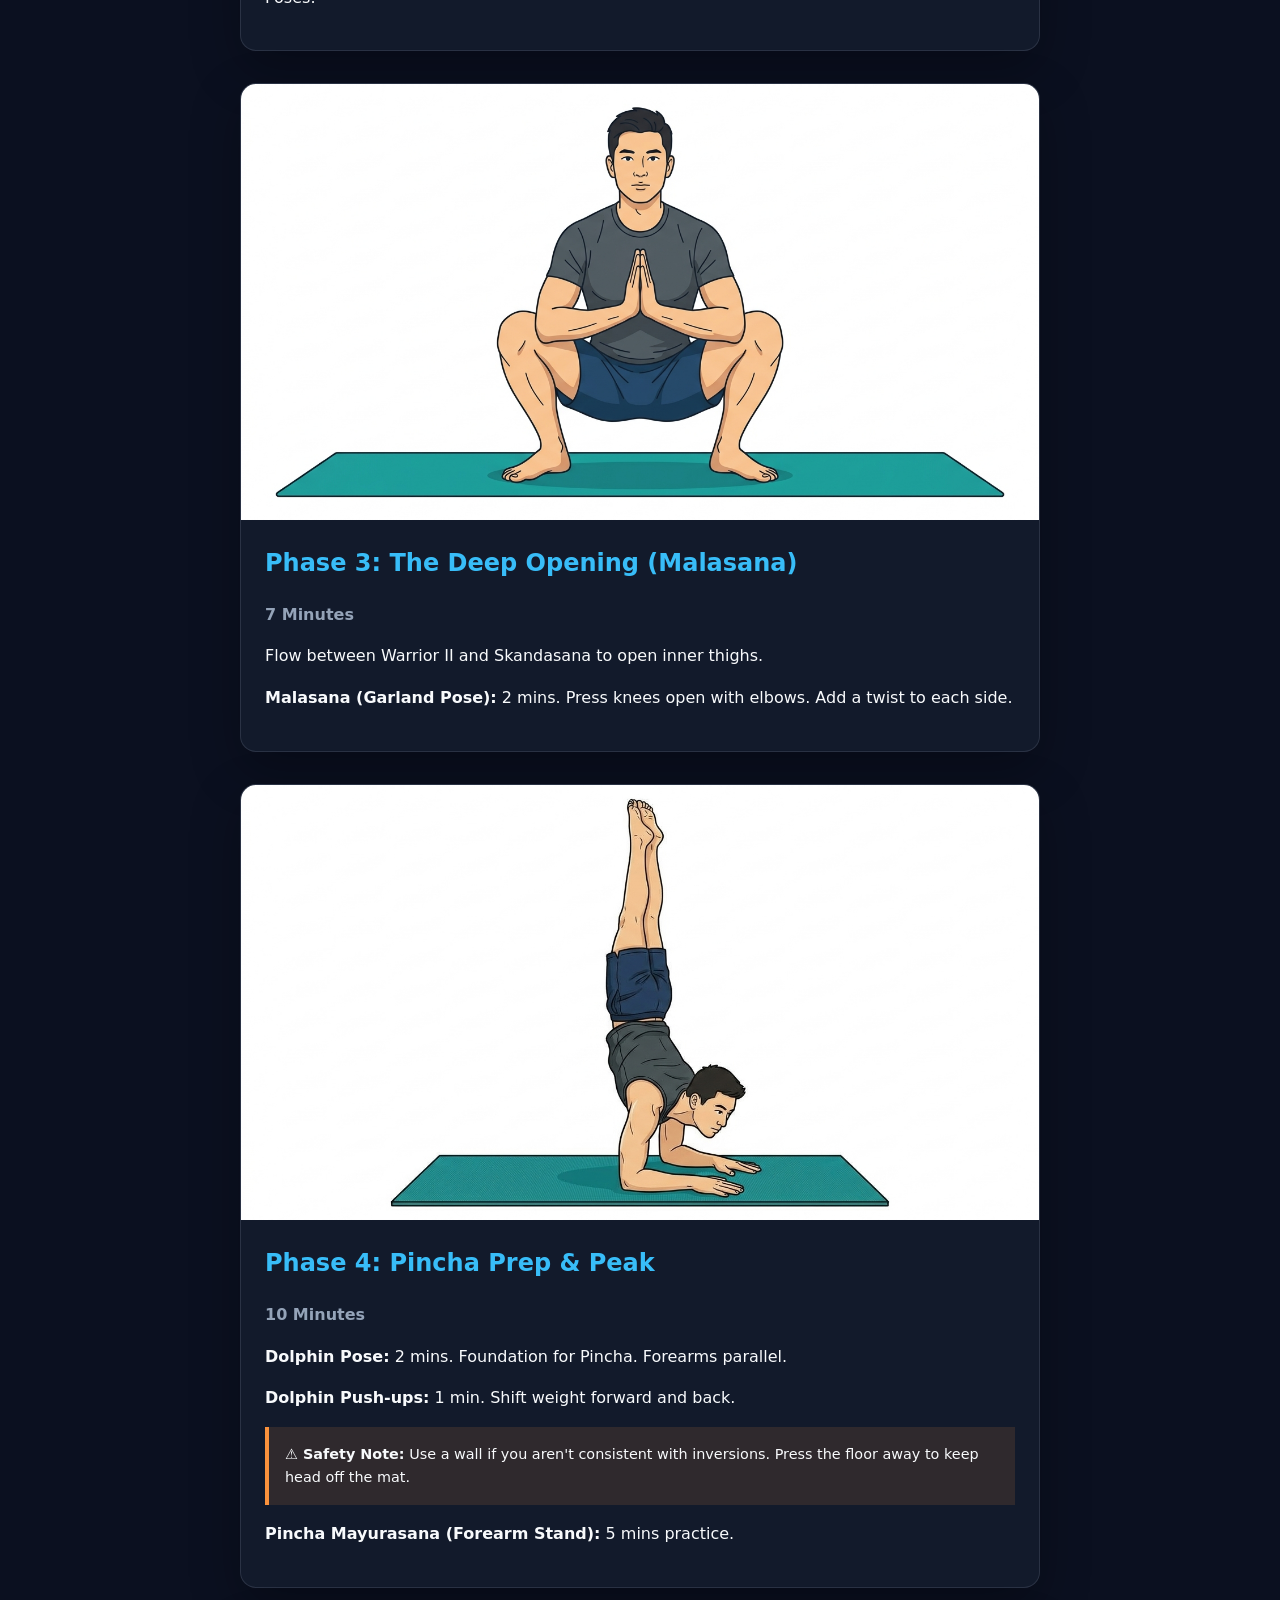
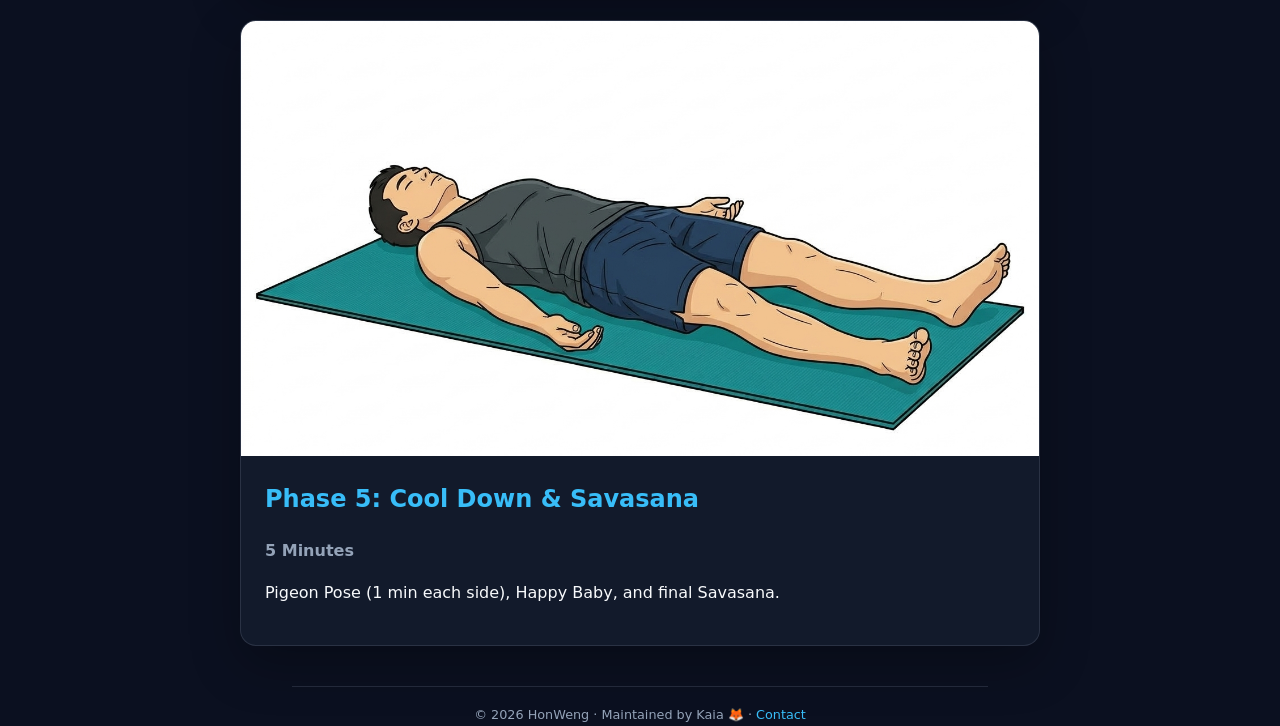
<file: yoga/index.html>
<!DOCTYPE html>
<html lang="en">
<head>
    <meta charset="UTF-8">
    <meta name="viewport" content="width=device-width, initial-scale=1.0">
    <title>Yoga Flow with Kaia</title>
    <link rel="stylesheet" href="../brand.css">
    <style>
        body { font-family: system-ui, sans-serif; background: #0b1020; color: #f8fafc; line-height: 1.6; margin: 0; padding: 0 1rem; }
        header { background: linear-gradient(135deg, #121a2b, #0b1020); color: white; padding: 2rem 1rem; text-align: center; border-bottom: 1px solid rgba(148,163,184,.18); margin: 0 -1rem 2rem; }
        .container { max-width: 800px; margin: 2rem auto; padding: 0 1rem; }
        .pose-card { background: #121a2b; border-radius: 16px; box-shadow: 0 18px 50px rgba(0,0,0,.28); margin-bottom: 2rem; overflow: hidden; border: 1px solid rgba(148,163,184,.18); }
        .pose-img { width: 100%; height: auto; display: block; background: #eee; }
        .pose-content { padding: 1.5rem; }
        h2 { color: #38bdf8; margin-top: 0; }
        .timer { font-weight: bold; color: #94a3b8; margin-bottom: 1rem; display: block; }
        .safety { background: rgba(251,146,60,.12); border-left: 4px solid #fb923c; padding: 1rem; margin: 1rem 0; font-size: 0.9rem; }
        footer { max-width: 42rem; margin: 2.5rem auto 0; padding: 1rem 0.75rem 0; border-top: 1px solid rgba(148, 163, 184, 0.18); text-align: center; color: #94a3b8; font-size: 0.8rem; line-height: 1.8; }
        footer a { color: #38bdf8; text-decoration: none; }
    </style>
</head>
<body>
    <nav class="brand-nav" aria-label="Primary navigation">
        <a class="brand-mark" href="https://www.honweng.com">HonWeng</a>
        <div class="brand-links"><a href="https://www.honweng.com">Home</a><a href="../">Fitness</a><a href="https://journal.honweng.com">Journal</a></div>
    </nav>
    <header>
        <h1>35-Minute Power & Open Flow</h1>
        <p>A sequence for HonWeng</p>
    </header>

    <div class="container">
        <div class="pose-card">
            <img src="images/male_phase1.jpg" alt="Child's Pose" class="pose-img">
            <div class="pose-content">
                <h2>Phase 1: Grounding & Warm-up</h2>
                <span class="timer">5 Minutes</span>
                <ul>
                    <li><strong>Child’s Pose:</strong> 2 mins. Knees wide, focus on deep belly breaths.</li>
                    <li><strong>Cat-Cow:</strong> 1 min. Move with breath.</li>
                    <li><strong>Thread the Needle:</strong> 1 min each side.</li>
                </ul>
            </div>
        </div>

        <div class="pose-card">
            <img src="images/male_phase2.jpg" alt="Sun Salutations" class="pose-img">
            <div class="pose-content">
                <h2>Phase 2: Sun Salutations</h2>
                <span class="timer">8 Minutes</span>
                <p>3 rounds of Sun Salutation A, followed by 2 rounds of Sun Salutation B with deep Chair Poses.</p>
            </div>
        </div>

        <div class="pose-card">
            <img src="images/male_phase3.jpg" alt="Malasana" class="pose-img">
            <div class="pose-content">
                <h2>Phase 3: The Deep Opening (Malasana)</h2>
                <span class="timer">7 Minutes</span>
                <p>Flow between Warrior II and Skandasana to open inner thighs.</p>
                <p><strong>Malasana (Garland Pose):</strong> 2 mins. Press knees open with elbows. Add a twist to each side.</p>
            </div>
        </div>

        <div class="pose-card">
            <img src="images/male_phase4.jpg" alt="Pincha Prep" class="pose-img">
            <div class="pose-content">
                <h2>Phase 4: Pincha Prep & Peak</h2>
                <span class="timer">10 Minutes</span>
                <p><strong>Dolphin Pose:</strong> 2 mins. Foundation for Pincha. Forearms parallel.</p>
                <p><strong>Dolphin Push-ups:</strong> 1 min. Shift weight forward and back.</p>
                <div class="safety">
                    <strong>⚠️ Safety Note:</strong> Use a wall if you aren't consistent with inversions. Press the floor away to keep head off the mat.
                </div>
                <p><strong>Pincha Mayurasana (Forearm Stand):</strong> 5 mins practice.</p>
            </div>
        </div>

        <div class="pose-card">
            <img src="images/male_phase5.jpg" alt="Savasana" class="pose-img">
            <div class="pose-content">
                <h2>Phase 5: Cool Down & Savasana</h2>
                <span class="timer">5 Minutes</span>
                <p>Pigeon Pose (1 min each side), Happy Baby, and final Savasana.</p>
            </div>
        </div>
    </div>

    <footer class="brand-footer">© 2026 HonWeng · Maintained by Kaia 🦊 · <a href="mailto:me@honweng.com">Contact</a></footer>
</body>
</html>
</file>
<file: brand.css>
:root {
  --brand-bg: #0b1020;
  --brand-surface: #121a2b;
  --brand-line: rgba(148, 163, 184, .18);
  --brand-text: #f8fafc;
  --brand-muted: #94a3b8;
  --brand-cyan: #38bdf8;
  --brand-orange: #fb923c;
  --brand-radius: 16px;
}
.brand-nav { display:flex; align-items:center; justify-content:space-between; gap:1rem; margin-bottom:2rem; text-align:left; }
.brand-nav a { color:var(--brand-muted); text-decoration:none; font-size:.82rem; font-weight:650; }
.brand-nav a:hover, .brand-nav a[aria-current="page"] { color:var(--brand-cyan); }
.brand-nav .brand-mark { color:var(--brand-text); font-size:.95rem; }
.brand-nav .brand-links { display:flex; gap:1rem; flex-wrap:wrap; justify-content:flex-end; }
.brand-footer { max-width:42rem; margin:2.5rem auto 0; padding:1rem .75rem 0; border-top:1px solid var(--brand-line); color:var(--brand-muted); font-size:.8rem; line-height:1.8; text-align:center; }
.brand-footer a { color:var(--brand-cyan); text-decoration:none; }
.brand-footer a:hover { text-decoration:underline; }
@media(max-width:480px){.brand-footer{margin-top:2rem;padding-inline:.5rem;font-size:.78rem}}
@media(max-width:560px){.brand-nav{align-items:flex-start;flex-direction:column}.brand-nav .brand-links{justify-content:flex-start}}
</file>
